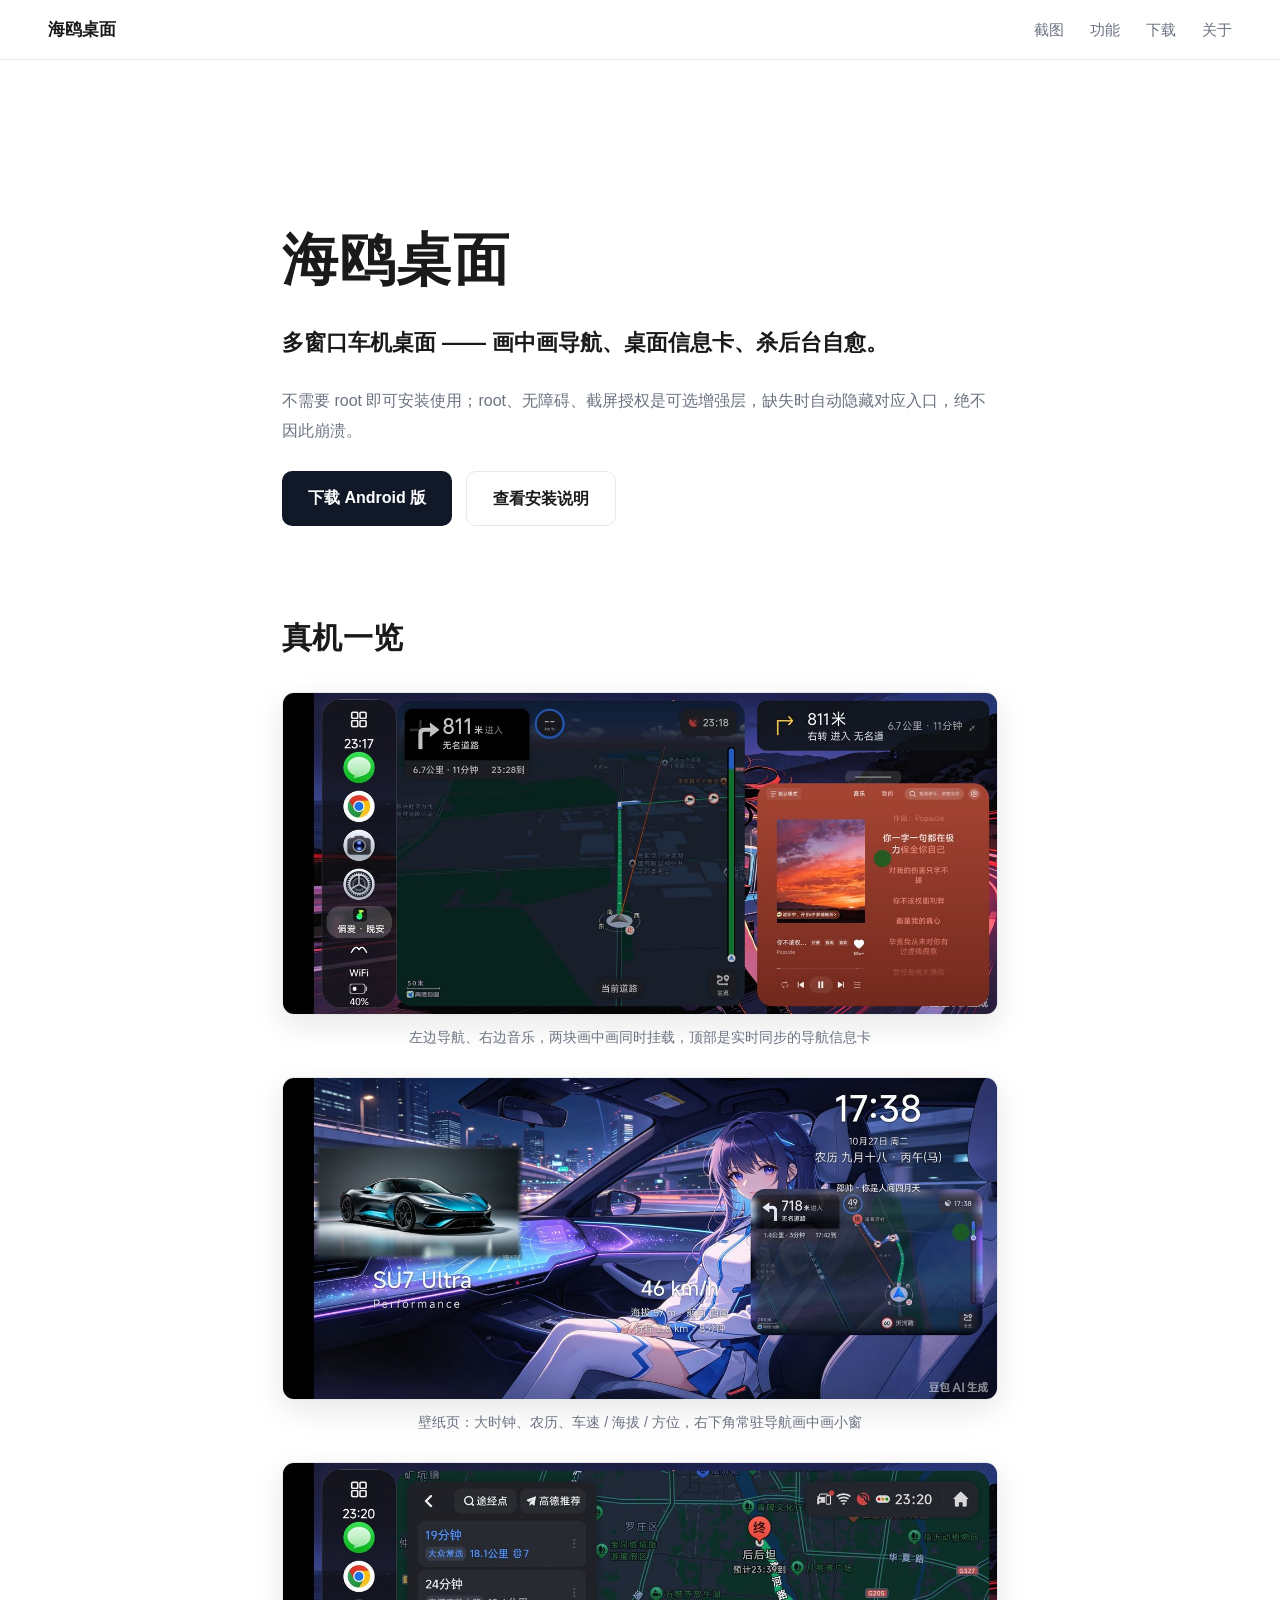
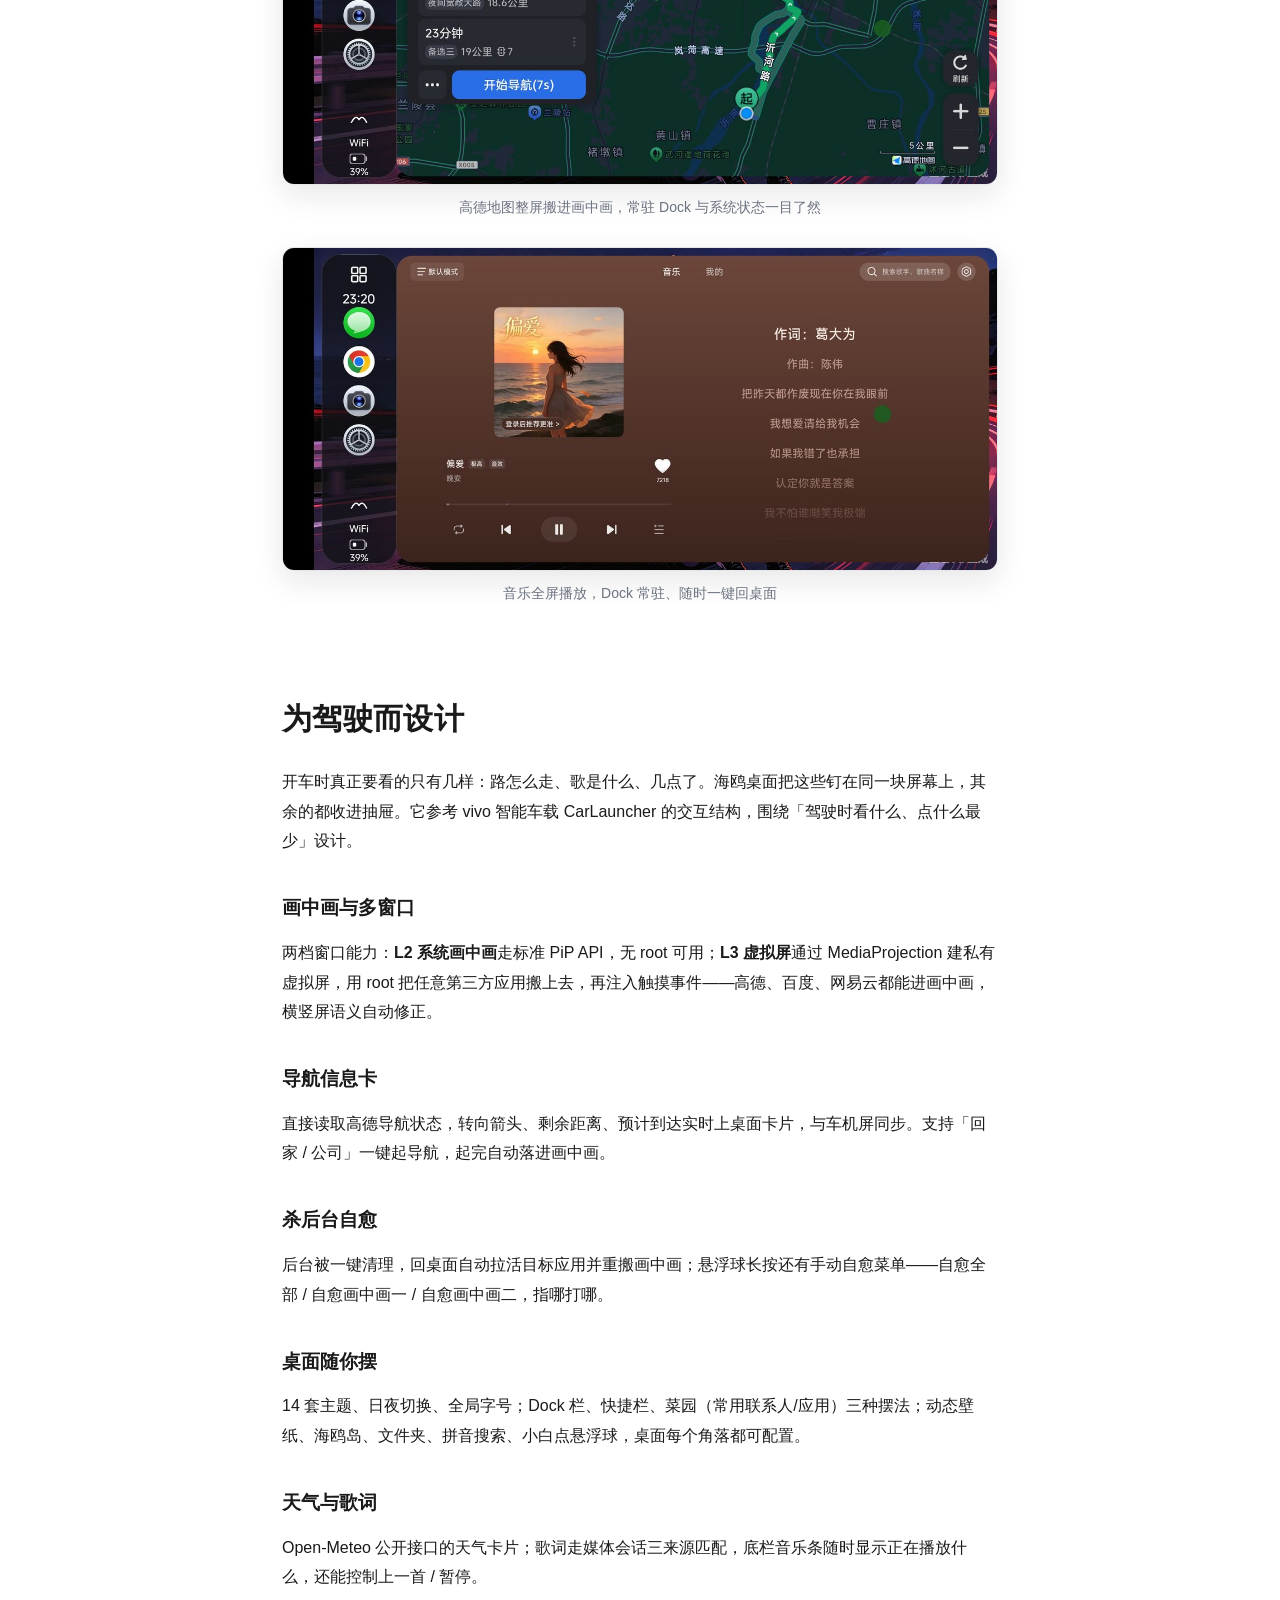
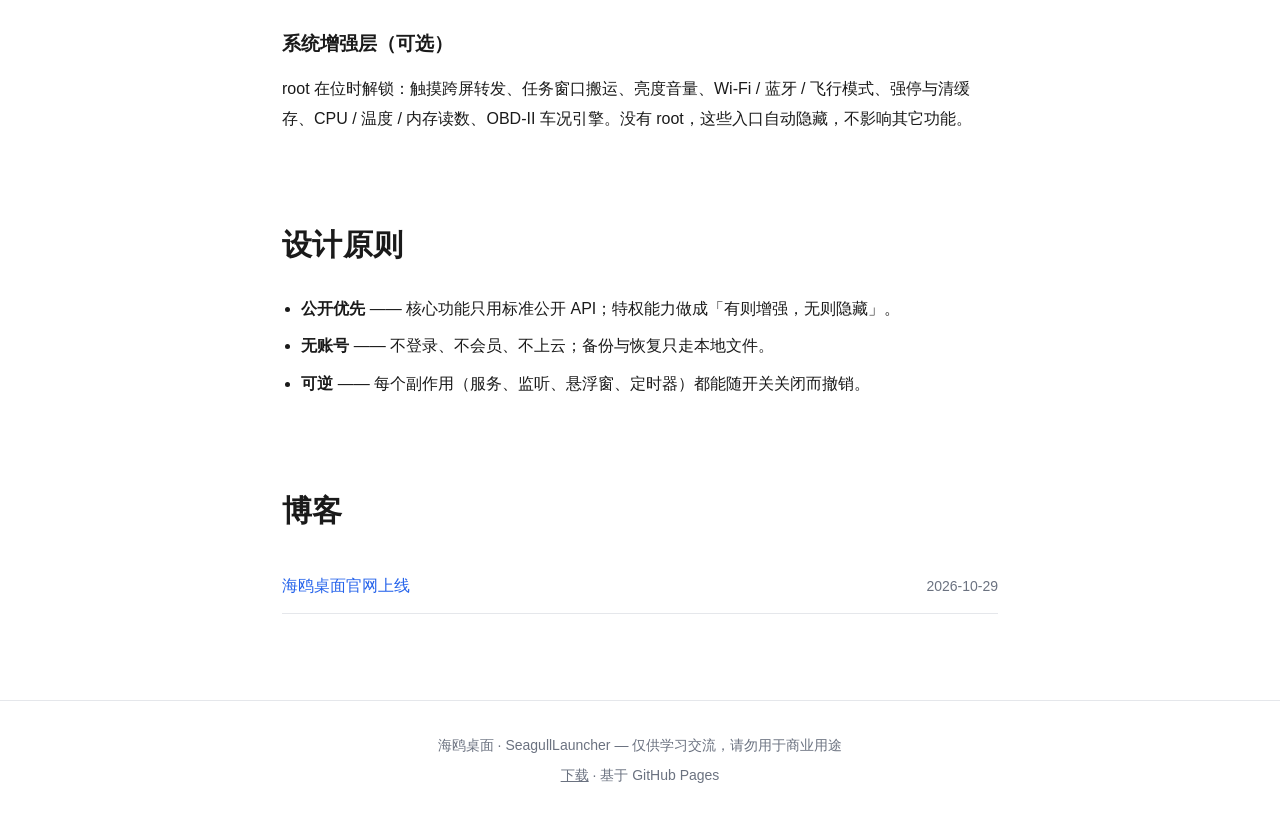
<file: index.html>
<!DOCTYPE html>
<html lang="zh-CN">
<head>
  <meta charset="utf-8">
  <meta name="viewport" content="width=device-width, initial-scale=1, viewport-fit=cover">
  <title>海鸥桌面 — 车机多窗口桌面</title>
  <meta name="description" content="海鸥桌面（SeagullLauncher）—— 安卓车机桌面启动器：高德画中画、导航信息卡、悬浮球自愈">
  <link rel="stylesheet" href="/css/style.css">
<meta name="generator" content="Hexo 8.1.2"></head>
<body>
  <nav class="topnav">
    <a class="brand" href="/">海鸥桌面</a>
    <div class="links">
      <a href="/#shots">截图</a>
      <a href="/#features">功能</a>
      <a href="/download/">下载</a>
      <a href="/about/">关于</a>
    </div>
  </nav>
  <main class="wrap">
    <section class="hero">
  <h1>海鸥桌面</h1>
  <p class="tagline">多窗口车机桌面 —— 画中画导航、桌面信息卡、杀后台自愈。</p>
  <p class="sub">不需要 root 即可安装使用；root、无障碍、截屏授权是可选增强层，缺失时自动隐藏对应入口，绝不因此崩溃。</p>
  <p class="cta">
    <a class="btn primary" target="_blank" rel="noopener" href="https://github.com/canfunan/seagull-apks/releases/latest/download/SeagullLauncher.apk">下载 Android 版</a>
    <a class="btn ghost" href="/download/">查看安装说明</a>
  </p>
</section>

<section id="shots">
  <h2>真机一览</h2>
  <figure>
    <img src="/images/shot-pip.jpg" alt="导航与音乐双画中画 + 顶部导航卡" loading="lazy">
    <figcaption>左边导航、右边音乐，两块画中画同时挂载，顶部是实时同步的导航信息卡</figcaption>
  </figure>
  <figure>
    <img src="/images/shot-wallpaper.jpg" alt="动态壁纸页：时钟、车速海拔与导航画中画卡片" loading="lazy">
    <figcaption>壁纸页：大时钟、农历、车速 / 海拔 / 方位，右下角常驻导航画中画小窗</figcaption>
  </figure>
  <figure>
    <img src="/images/shot-amap.jpg" alt="高德地图整屏挂载" loading="lazy">
    <figcaption>高德地图整屏搬进画中画，常驻 Dock 与系统状态一目了然</figcaption>
  </figure>
  <figure>
    <img src="/images/shot-music.jpg" alt="车机音乐播放页" loading="lazy">
    <figcaption>音乐全屏播放，Dock 常驻、随时一键回桌面</figcaption>
  </figure>
</section>

<section id="features">
  <h2>为驾驶而设计</h2>
  <p>开车时真正要看的只有几样：路怎么走、歌是什么、几点了。海鸥桌面把这些钉在同一块屏幕上，其余的都收进抽屉。它参考 vivo 智能车载 CarLauncher 的交互结构，围绕「驾驶时看什么、点什么最少」设计。</p>

  <h3>画中画与多窗口</h3>
  <p>两档窗口能力：<strong>L2 系统画中画</strong>走标准 PiP API，无 root 可用；<strong>L3 虚拟屏</strong>通过 MediaProjection 建私有虚拟屏，用 root 把任意第三方应用搬上去，再注入触摸事件——高德、百度、网易云都能进画中画，横竖屏语义自动修正。</p>

  <h3>导航信息卡</h3>
  <p>直接读取高德导航状态，转向箭头、剩余距离、预计到达实时上桌面卡片，与车机屏同步。支持「回家 / 公司」一键起导航，起完自动落进画中画。</p>

  <h3>杀后台自愈</h3>
  <p>后台被一键清理，回桌面自动拉活目标应用并重搬画中画；悬浮球长按还有手动自愈菜单——自愈全部 / 自愈画中画一 / 自愈画中画二，指哪打哪。</p>

  <h3>桌面随你摆</h3>
  <p>14 套主题、日夜切换、全局字号；Dock 栏、快捷栏、菜园（常用联系人/应用）三种摆法；动态壁纸、海鸥岛、文件夹、拼音搜索、小白点悬浮球，桌面每个角落都可配置。</p>

  <h3>天气与歌词</h3>
  <p>Open-Meteo 公开接口的天气卡片；歌词走媒体会话三来源匹配，底栏音乐条随时显示正在播放什么，还能控制上一首 / 暂停。</p>

  <h3>系统增强层（可选）</h3>
  <p>root 在位时解锁：触摸跨屏转发、任务窗口搬运、亮度音量、Wi-Fi / 蓝牙 / 飞行模式、强停与清缓存、CPU / 温度 / 内存读数、OBD-II 车况引擎。没有 root，这些入口自动隐藏，不影响其它功能。</p>
</section>

<section id="principles">
  <h2>设计原则</h2>
  <ul class="plain">
    <li><strong>公开优先</strong> —— 核心功能只用标准公开 API；特权能力做成「有则增强，无则隐藏」。</li>
    <li><strong>无账号</strong> —— 不登录、不会员、不上云；备份与恢复只走本地文件。</li>
    <li><strong>可逆</strong> —— 每个副作用（服务、监听、悬浮窗、定时器）都能随开关关闭而撤销。</li>
  </ul>
</section>

<section id="blog">
  <h2>博客</h2>
  <ul class="postlist">
    
      <li>
        <a href="/2026/10/29/hello-seagull/">海鸥桌面官网上线</a>
        <time>2026-10-29</time>
      </li>
    
  </ul>
</section>

  </main>
  <footer class="foot">
    <p>海鸥桌面 · SeagullLauncher — 仅供学习交流，请勿用于商业用途</p>
    <p><a href="/download/">下载</a> · 基于 GitHub Pages</p>
  </footer>
</body>
</html>
</file>
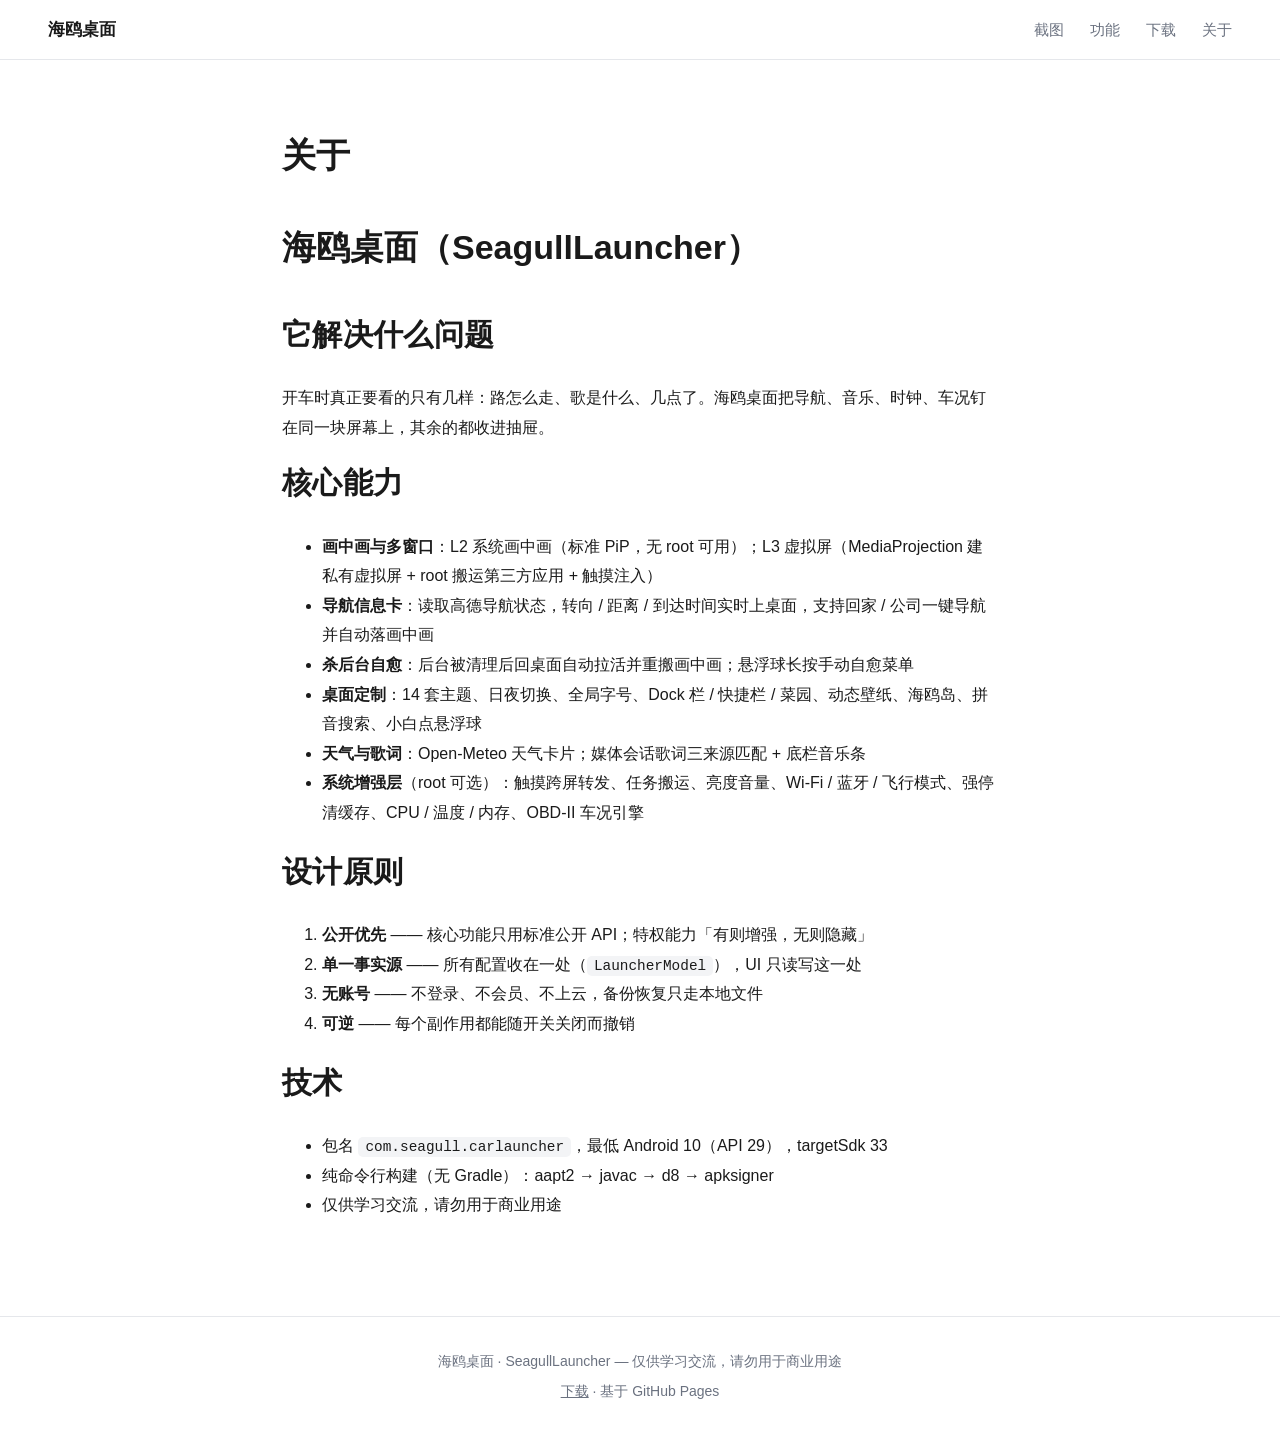
<file: about/index.html>
<!DOCTYPE html>
<html lang="zh-CN">
<head>
  <meta charset="utf-8">
  <meta name="viewport" content="width=device-width, initial-scale=1, viewport-fit=cover">
  <title>关于 · 海鸥桌面</title>
  <meta name="description" content="海鸥桌面（SeagullLauncher）—— 安卓车机桌面启动器：高德画中画、导航信息卡、悬浮球自愈">
  <link rel="stylesheet" href="/css/style.css">
<meta name="generator" content="Hexo 8.1.2"></head>
<body>
  <nav class="topnav">
    <a class="brand" href="/">海鸥桌面</a>
    <div class="links">
      <a href="/#shots">截图</a>
      <a href="/#features">功能</a>
      <a href="/download/">下载</a>
      <a href="/about/">关于</a>
    </div>
  </nav>
  <main class="wrap">
    <article class="doc">
  <h1>关于</h1>
  <h1 id="海鸥桌面（SeagullLauncher）"><a href="#海鸥桌面（SeagullLauncher）" class="headerlink" title="海鸥桌面（SeagullLauncher）"></a>海鸥桌面（SeagullLauncher）</h1><h2 id="它解决什么问题"><a href="#它解决什么问题" class="headerlink" title="它解决什么问题"></a>它解决什么问题</h2><p>开车时真正要看的只有几样：路怎么走、歌是什么、几点了。海鸥桌面把导航、音乐、时钟、车况钉在同一块屏幕上，其余的都收进抽屉。</p>
<h2 id="核心能力"><a href="#核心能力" class="headerlink" title="核心能力"></a>核心能力</h2><ul>
<li><strong>画中画与多窗口</strong>：L2 系统画中画（标准 PiP，无 root 可用）；L3 虚拟屏（MediaProjection 建私有虚拟屏 + root 搬运第三方应用 + 触摸注入）</li>
<li><strong>导航信息卡</strong>：读取高德导航状态，转向 &#x2F; 距离 &#x2F; 到达时间实时上桌面，支持回家 &#x2F; 公司一键导航并自动落画中画</li>
<li><strong>杀后台自愈</strong>：后台被清理后回桌面自动拉活并重搬画中画；悬浮球长按手动自愈菜单</li>
<li><strong>桌面定制</strong>：14 套主题、日夜切换、全局字号、Dock 栏 &#x2F; 快捷栏 &#x2F; 菜园、动态壁纸、海鸥岛、拼音搜索、小白点悬浮球</li>
<li><strong>天气与歌词</strong>：Open-Meteo 天气卡片；媒体会话歌词三来源匹配 + 底栏音乐条</li>
<li><strong>系统增强层</strong>（root 可选）：触摸跨屏转发、任务搬运、亮度音量、Wi-Fi &#x2F; 蓝牙 &#x2F; 飞行模式、强停清缓存、CPU &#x2F; 温度 &#x2F; 内存、OBD-II 车况引擎</li>
</ul>
<h2 id="设计原则"><a href="#设计原则" class="headerlink" title="设计原则"></a>设计原则</h2><ol>
<li><strong>公开优先</strong> —— 核心功能只用标准公开 API；特权能力「有则增强，无则隐藏」</li>
<li><strong>单一事实源</strong> —— 所有配置收在一处（<code>LauncherModel</code>），UI 只读写这一处</li>
<li><strong>无账号</strong> —— 不登录、不会员、不上云，备份恢复只走本地文件</li>
<li><strong>可逆</strong> —— 每个副作用都能随开关关闭而撤销</li>
</ol>
<h2 id="技术"><a href="#技术" class="headerlink" title="技术"></a>技术</h2><ul>
<li>包名 <code>com.seagull.carlauncher</code>，最低 Android 10（API 29），targetSdk 33</li>
<li>纯命令行构建（无 Gradle）：aapt2 → javac → d8 → apksigner</li>
<li>仅供学习交流，请勿用于商业用途</li>
</ul>

</article>

  </main>
  <footer class="foot">
    <p>海鸥桌面 · SeagullLauncher — 仅供学习交流，请勿用于商业用途</p>
    <p><a href="/download/">下载</a> · 基于 GitHub Pages</p>
  </footer>
</body>
</html>
</file>
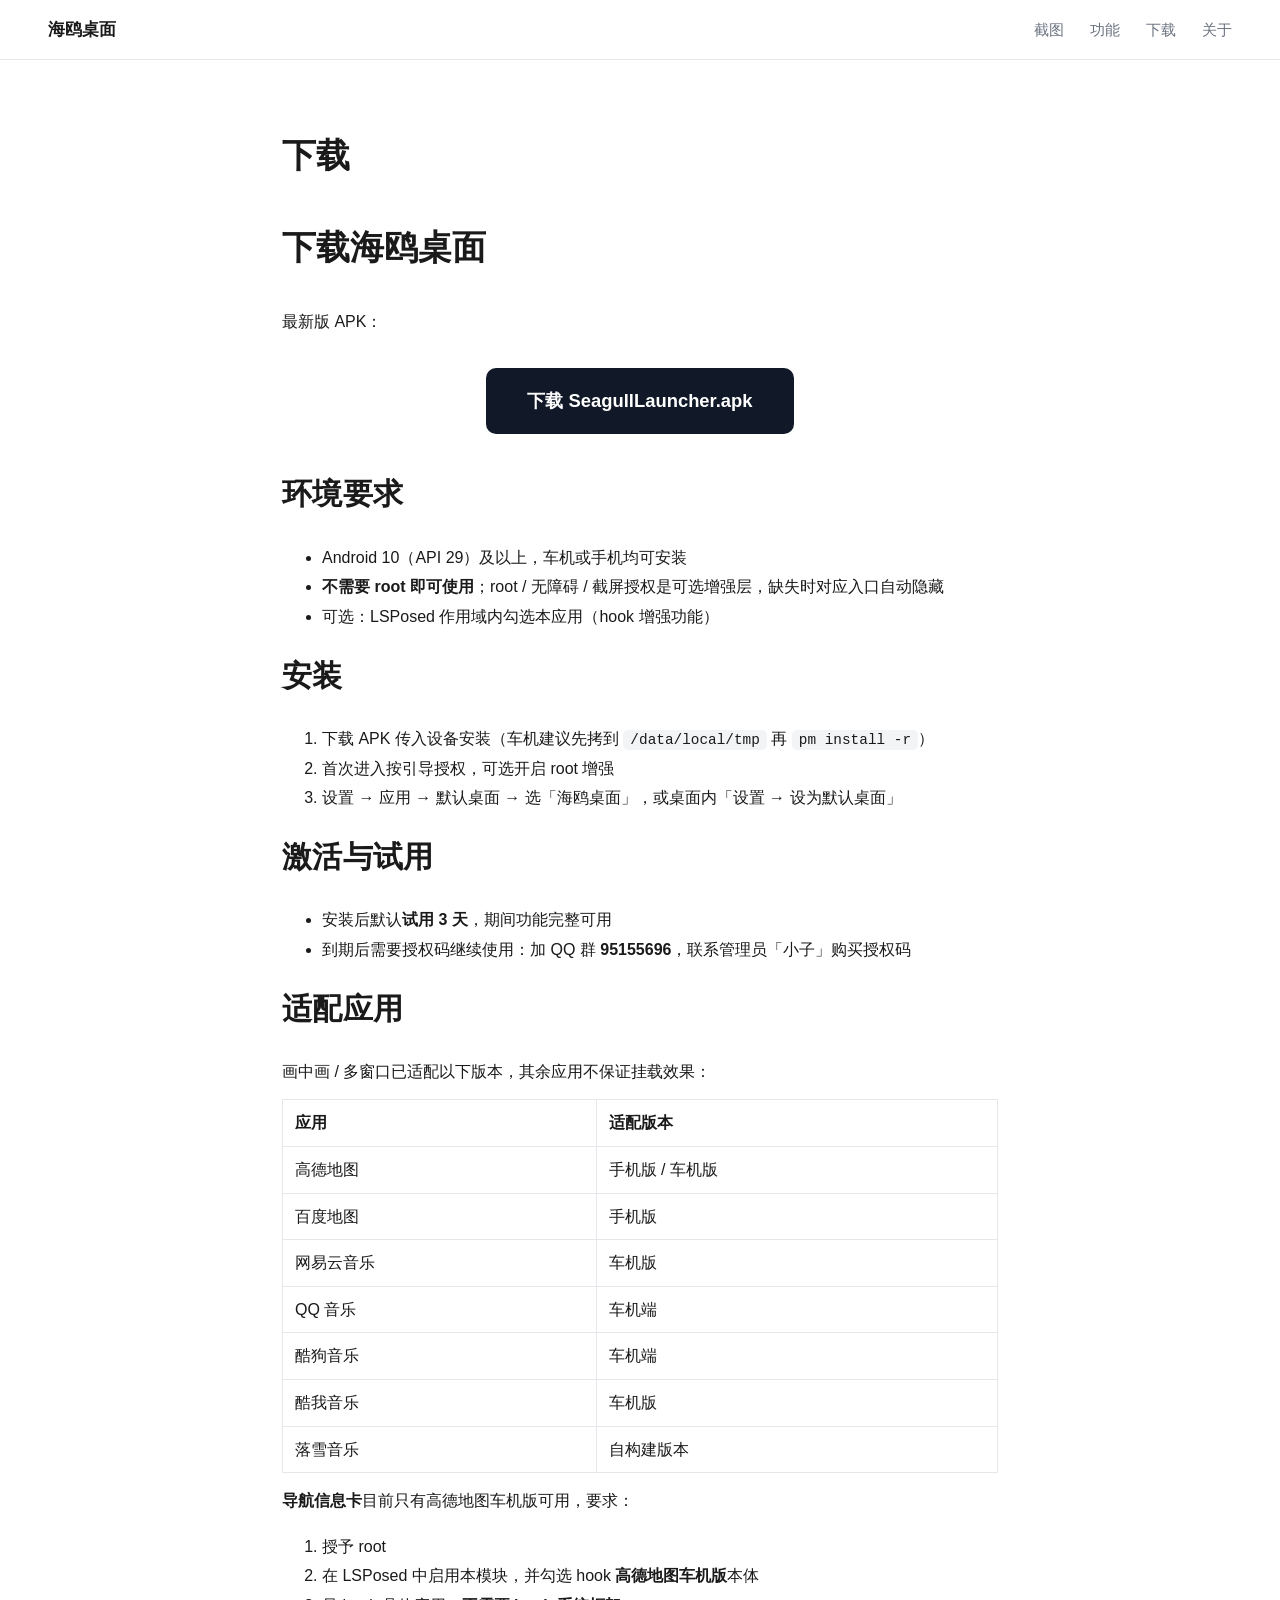
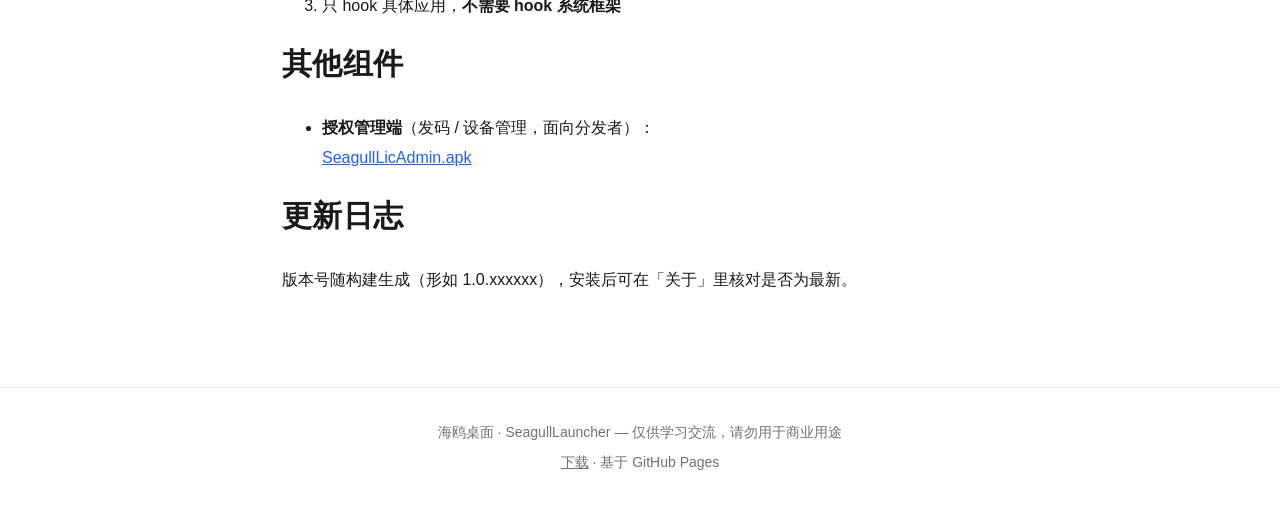
<file: download/index.html>
<!DOCTYPE html>
<html lang="zh-CN">
<head>
  <meta charset="utf-8">
  <meta name="viewport" content="width=device-width, initial-scale=1, viewport-fit=cover">
  <title>下载 · 海鸥桌面</title>
  <meta name="description" content="海鸥桌面（SeagullLauncher）—— 安卓车机桌面启动器：高德画中画、导航信息卡、悬浮球自愈">
  <link rel="stylesheet" href="/css/style.css">
<meta name="generator" content="Hexo 8.1.2"></head>
<body>
  <nav class="topnav">
    <a class="brand" href="/">海鸥桌面</a>
    <div class="links">
      <a href="/#shots">截图</a>
      <a href="/#features">功能</a>
      <a href="/download/">下载</a>
      <a href="/about/">关于</a>
    </div>
  </nav>
  <main class="wrap">
    <article class="doc">
  <h1>下载</h1>
  <h1 id="下载海鸥桌面"><a href="#下载海鸥桌面" class="headerlink" title="下载海鸥桌面"></a>下载海鸥桌面</h1><p>最新版 APK：</p>
<p class="dl-big">
  <a class="dl-btn" target="_blank" rel="noopener" href="https://github.com/canfunan/seagull-apks/releases/latest/download/SeagullLauncher.apk">下载 SeagullLauncher.apk</a>
</p>

<h2 id="环境要求"><a href="#环境要求" class="headerlink" title="环境要求"></a>环境要求</h2><ul>
<li>Android 10（API 29）及以上，车机或手机均可安装</li>
<li><strong>不需要 root 即可使用</strong>；root &#x2F; 无障碍 &#x2F; 截屏授权是可选增强层，缺失时对应入口自动隐藏</li>
<li>可选：LSPosed 作用域内勾选本应用（hook 增强功能）</li>
</ul>
<h2 id="安装"><a href="#安装" class="headerlink" title="安装"></a>安装</h2><ol>
<li>下载 APK 传入设备安装（车机建议先拷到 <code>/data/local/tmp</code> 再 <code>pm install -r</code>）</li>
<li>首次进入按引导授权，可选开启 root 增强</li>
<li>设置 → 应用 → 默认桌面 → 选「海鸥桌面」，或桌面内「设置 → 设为默认桌面」</li>
</ol>
<h2 id="激活与试用"><a href="#激活与试用" class="headerlink" title="激活与试用"></a>激活与试用</h2><ul>
<li>安装后默认<strong>试用 3 天</strong>，期间功能完整可用</li>
<li>到期后需要授权码继续使用：加 QQ 群 <strong>95155696</strong>，联系管理员「小子」购买授权码</li>
</ul>
<h2 id="适配应用"><a href="#适配应用" class="headerlink" title="适配应用"></a>适配应用</h2><p>画中画 &#x2F; 多窗口已适配以下版本，其余应用不保证挂载效果：</p>
<table>
<thead>
<tr>
<th>应用</th>
<th>适配版本</th>
</tr>
</thead>
<tbody><tr>
<td>高德地图</td>
<td>手机版 &#x2F; 车机版</td>
</tr>
<tr>
<td>百度地图</td>
<td>手机版</td>
</tr>
<tr>
<td>网易云音乐</td>
<td>车机版</td>
</tr>
<tr>
<td>QQ 音乐</td>
<td>车机端</td>
</tr>
<tr>
<td>酷狗音乐</td>
<td>车机端</td>
</tr>
<tr>
<td>酷我音乐</td>
<td>车机版</td>
</tr>
<tr>
<td>落雪音乐</td>
<td>自构建版本</td>
</tr>
</tbody></table>
<p><strong>导航信息卡</strong>目前只有高德地图车机版可用，要求：</p>
<ol>
<li>授予 root</li>
<li>在 LSPosed 中启用本模块，并勾选 hook <strong>高德地图车机版</strong>本体</li>
<li>只 hook 具体应用，<strong>不需要 hook 系统框架</strong></li>
</ol>
<h2 id="其他组件"><a href="#其他组件" class="headerlink" title="其他组件"></a>其他组件</h2><ul>
<li><strong>授权管理端</strong>（发码 &#x2F; 设备管理，面向分发者）：<br><a target="_blank" rel="noopener" href="https://github.com/canfunan/seagull-apks/releases/latest/download/SeagullLicAdmin.apk">SeagullLicAdmin.apk</a></li>
</ul>
<h2 id="更新日志"><a href="#更新日志" class="headerlink" title="更新日志"></a>更新日志</h2><p>版本号随构建生成（形如 1.0.xxxxxx），安装后可在「关于」里核对是否为最新。</p>

</article>

  </main>
  <footer class="foot">
    <p>海鸥桌面 · SeagullLauncher — 仅供学习交流，请勿用于商业用途</p>
    <p><a href="/download/">下载</a> · 基于 GitHub Pages</p>
  </footer>
</body>
</html>
</file>
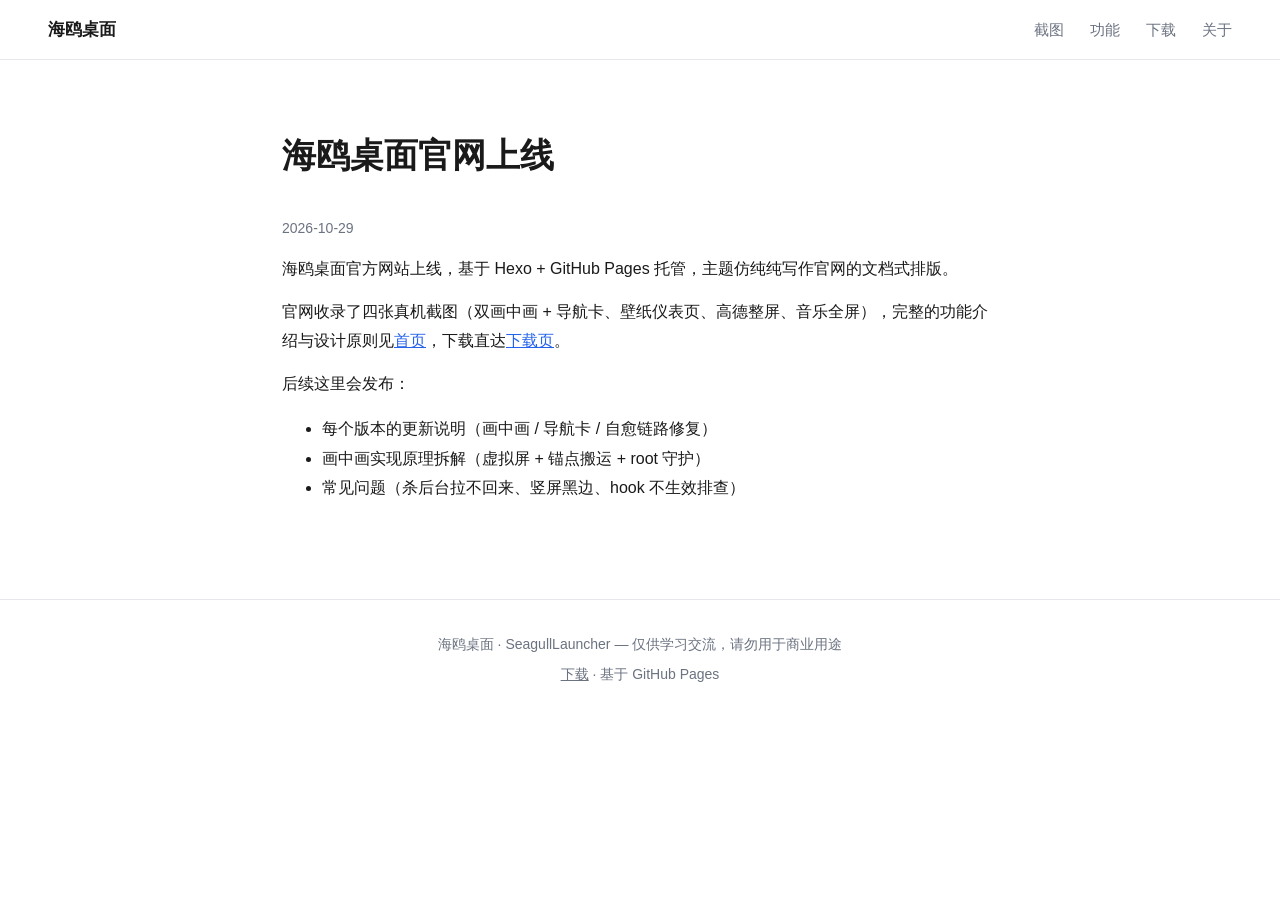
<file: 2026/10/29/hello-seagull/index.html>
<!DOCTYPE html>
<html lang="zh-CN">
<head>
  <meta charset="utf-8">
  <meta name="viewport" content="width=device-width, initial-scale=1, viewport-fit=cover">
  <title>海鸥桌面官网上线 · 海鸥桌面</title>
  <meta name="description" content="海鸥桌面（SeagullLauncher）—— 安卓车机桌面启动器：高德画中画、导航信息卡、悬浮球自愈">
  <link rel="stylesheet" href="/css/style.css">
<meta name="generator" content="Hexo 8.1.2"></head>
<body>
  <nav class="topnav">
    <a class="brand" href="/">海鸥桌面</a>
    <div class="links">
      <a href="/#shots">截图</a>
      <a href="/#features">功能</a>
      <a href="/download/">下载</a>
      <a href="/about/">关于</a>
    </div>
  </nav>
  <main class="wrap">
    <article class="doc">
  <h1>海鸥桌面官网上线</h1>
  <p class="meta">2026-10-29</p>
  <p>海鸥桌面官方网站上线，基于 Hexo + GitHub Pages 托管，主题仿纯纯写作官网的文档式排版。</p>
<p>官网收录了四张真机截图（双画中画 + 导航卡、壁纸仪表页、高德整屏、音乐全屏），完整的功能介绍与设计原则见<a href="/">首页</a>，下载直达<a href="/download/">下载页</a>。</p>
<p>后续这里会发布：</p>
<ul>
<li>每个版本的更新说明（画中画 &#x2F; 导航卡 &#x2F; 自愈链路修复）</li>
<li>画中画实现原理拆解（虚拟屏 + 锚点搬运 + root 守护）</li>
<li>常见问题（杀后台拉不回来、竖屏黑边、hook 不生效排查）</li>
</ul>

</article>

  </main>
  <footer class="foot">
    <p>海鸥桌面 · SeagullLauncher — 仅供学习交流，请勿用于商业用途</p>
    <p><a href="/download/">下载</a> · 基于 GitHub Pages</p>
  </footer>
</body>
</html>
</file>
<file: css/style.css>
/* 海鸥桌面官网 —— 仿纯纯写作官网的文档式排版 */
:root {
  --ink: #1a1a1a;
  --muted: #6b7280;
  --link: #2563eb;
  --line: #e5e7eb;
  --bg: #ffffff;
  --accent: #111827;
}
* { box-sizing: border-box; }
html { -webkit-text-size-adjust: 100%; }
body {
  margin: 0;
  background: var(--bg);
  color: var(--ink);
  font: 16px/1.85 -apple-system, BlinkMacSystemFont, "Segoe UI", "PingFang SC", "Hiragino Sans GB", "Microsoft YaHei", "Noto Sans CJK SC", sans-serif;
}

/* 顶栏 */
.topnav {
  position: sticky; top: 0; z-index: 50;
  display: flex; align-items: center; justify-content: space-between;
  padding: 14px clamp(16px, 5vw, 48px);
  background: rgba(255,255,255,.82);
  backdrop-filter: saturate(1.4) blur(12px);
  border-bottom: 1px solid var(--line);
}
.topnav .brand { font-weight: 700; font-size: 17px; color: var(--ink); text-decoration: none; }
.topnav .links { display: flex; gap: clamp(12px, 2.5vw, 26px); flex-wrap: wrap; }
.topnav .links a { color: var(--muted); text-decoration: none; font-size: 15px; }
.topnav .links a:hover { color: var(--ink); }

/* 主列 */
.wrap { max-width: 780px; margin: 0 auto; padding: clamp(28px, 6vw, 64px) clamp(16px, 4vw, 32px) 80px; }

/* Hero */
.hero h1 { font-size: clamp(38px, 7vw, 56px); margin: .2em 0; letter-spacing: .02em; }
.hero .tagline { font-size: clamp(18px, 3vw, 22px); color: var(--ink); margin: .4em 0 1em; font-weight: 600; }
.hero .sub { color: var(--muted); font-size: 16px; margin-bottom: 1.6em; }
.cta { display: flex; gap: 14px; flex-wrap: wrap; }
.btn {
  display: inline-block; padding: 12px 26px; border-radius: 10px;
  text-decoration: none; font-size: 16px; font-weight: 600;
  transition: transform .12s ease, box-shadow .12s ease;
}
.btn.primary { background: var(--accent); color: #fff; }
.btn.primary:hover { transform: translateY(-1px); box-shadow: 0 6px 18px rgba(17,24,39,.22); }
.btn.ghost { color: var(--ink); border: 1px solid var(--line); }
.btn.ghost:hover { border-color: var(--muted); }

/* 分节 */
section { margin-top: clamp(44px, 8vw, 84px); }
h2 { font-size: clamp(24px, 4vw, 30px); margin: 0 0 .7em; letter-spacing: .01em; }
h3 { font-size: 19px; margin: 1.8em 0 .5em; }
p { margin: .8em 0; }
a { color: var(--link); }
strong { font-weight: 650; }
ul.plain { padding-left: 1.2em; margin: .6em 0; }
ul.plain li { margin: .5em 0; }

/* 截图 */
figure { margin: 26px 0; }
figure img {
  width: 100%; height: auto; display: block;
  border-radius: 12px;
  border: 1px solid var(--line);
  box-shadow: 0 10px 30px rgba(17,24,39,.10);
}
figcaption { text-align: center; color: var(--muted); font-size: 14px; margin-top: 10px; }

/* 博客列表 */
ul.postlist { list-style: none; padding: 0; margin: .4em 0; }
ul.postlist li {
  display: flex; justify-content: space-between; gap: 16px; align-items: baseline;
  padding: 12px 0; border-bottom: 1px solid var(--line);
}
ul.postlist a { text-decoration: none; font-weight: 550; }
ul.postlist time { color: var(--muted); font-size: 14px; white-space: nowrap; }

/* 文档页（下载/关于/文章） */
.doc h1 { font-size: clamp(26px, 5vw, 34px); margin-top: 0; }
.doc .meta { color: var(--muted); font-size: 14px; }
.doc img { max-width: 100%; height: auto; border-radius: 10px; }
.doc table { border-collapse: collapse; width: 100%; }
.doc th, .doc td { border: 1px solid var(--line); padding: 8px 12px; text-align: left; }
.doc code { background: #f3f4f6; border-radius: 5px; padding: 2px 7px; font-size: 90%; }
.doc pre { background: #f8f9fb; border: 1px solid var(--line); border-radius: 10px; padding: 14px 16px; overflow-x: auto; }
.doc pre code { background: none; padding: 0; }
.doc blockquote { margin: 1em 0; padding: .2em 1em; border-left: 3px solid var(--line); color: var(--muted); }

/* 大下载按钮（下载页复用） */
.dl-big { margin: 2rem 0; text-align: center; }
.dl-btn {
  display: inline-block; padding: 1rem 2.6rem; font-size: 1.15rem; border-radius: 10px;
  background: var(--accent); color: #fff !important; text-decoration: none; font-weight: 600;
}
.dl-btn:hover { transform: translateY(-1px); box-shadow: 0 6px 18px rgba(17,24,39,.22); }

/* 页脚 */
.foot {
  border-top: 1px solid var(--line);
  padding: 28px clamp(16px, 5vw, 48px) 44px;
  color: var(--muted); font-size: 14px; text-align: center;
}
.foot p { margin: .3em 0; }
.foot a { color: var(--muted); }

@media (max-width: 560px) {
  .topnav { padding: 12px 16px; }
  .topnav .brand { font-size: 16px; }
  .topnav .links { gap: 14px; }
  .topnav .links a { font-size: 13.5px; }
  .hero h1 { font-size: 34px; }
  .hero .tagline { font-size: 17px; }
  .cta .btn { display: block; width: 100%; text-align: center; }
  ul.postlist li { flex-direction: column; gap: 2px; }
  .dl-btn { display: block; width: 100%; }
  figure { margin: 18px 0; }
  .foot { padding: 22px 16px 36px; }
}
</file>
